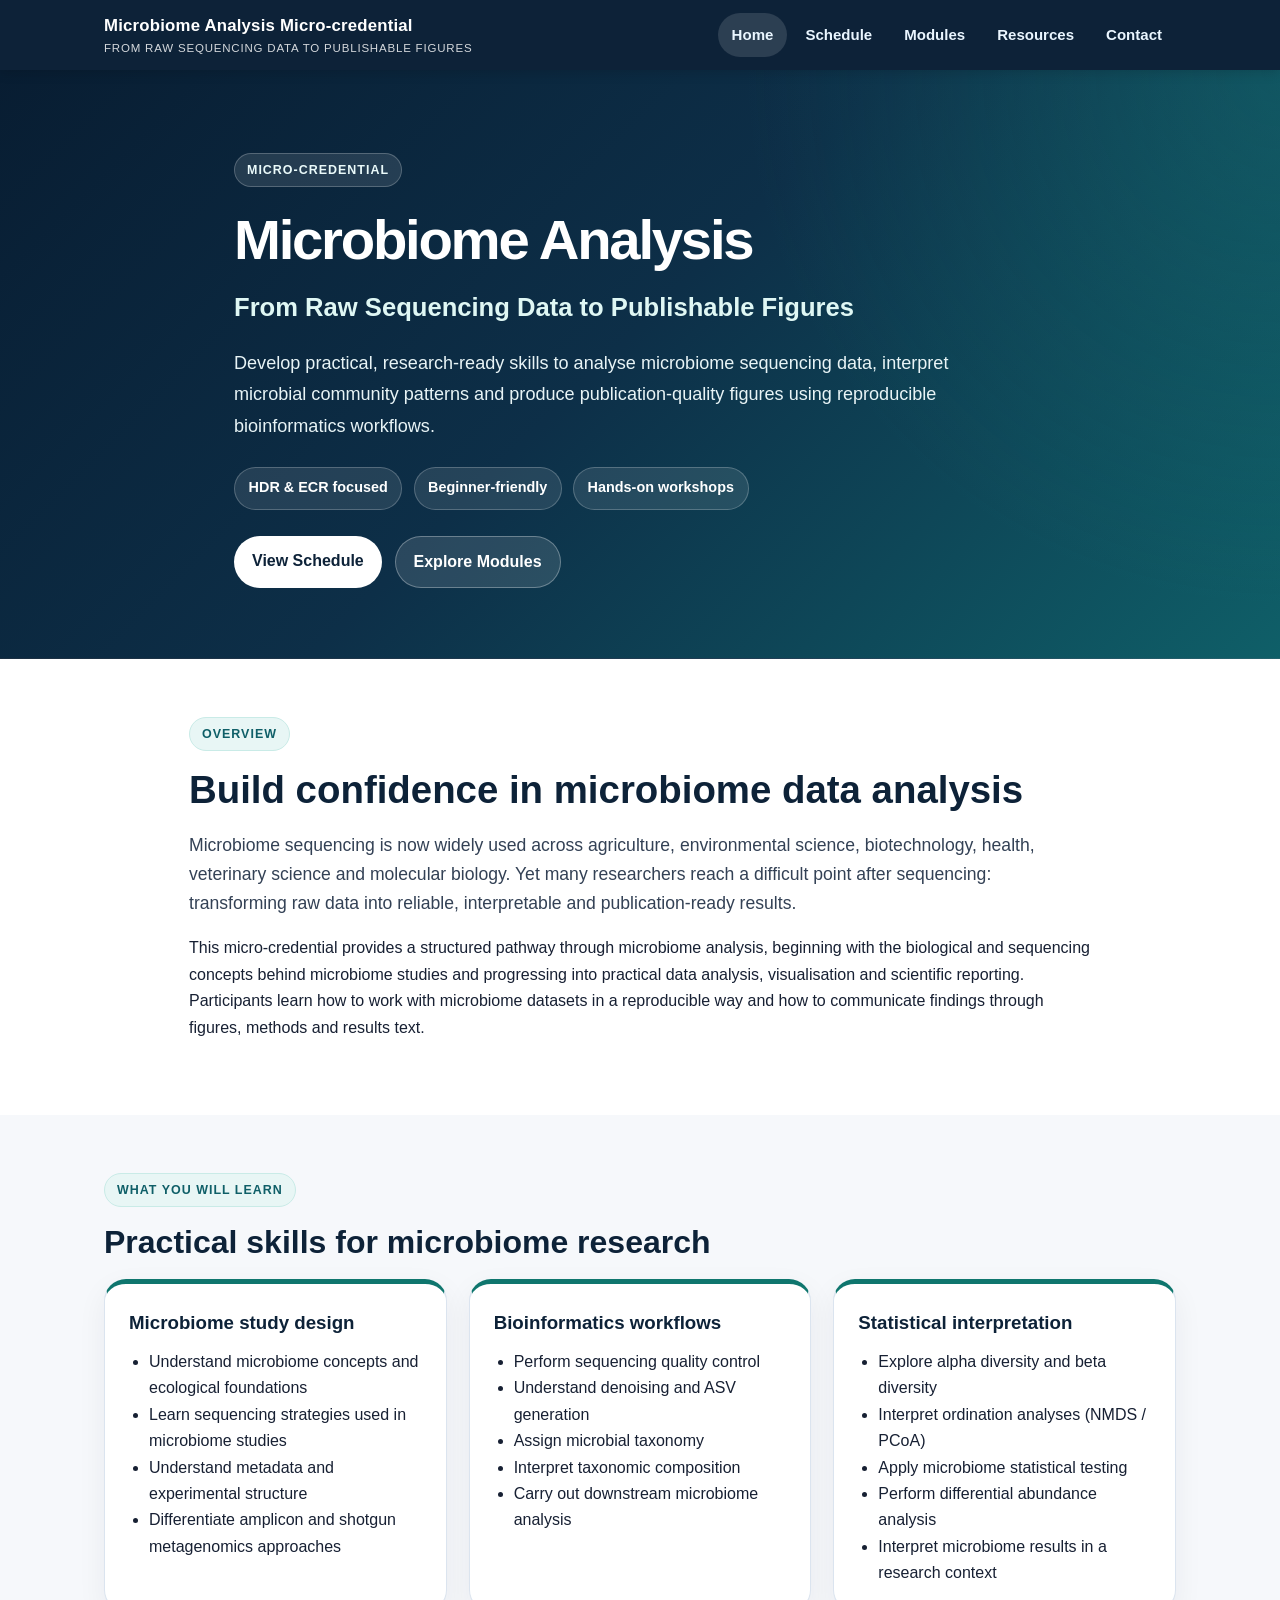
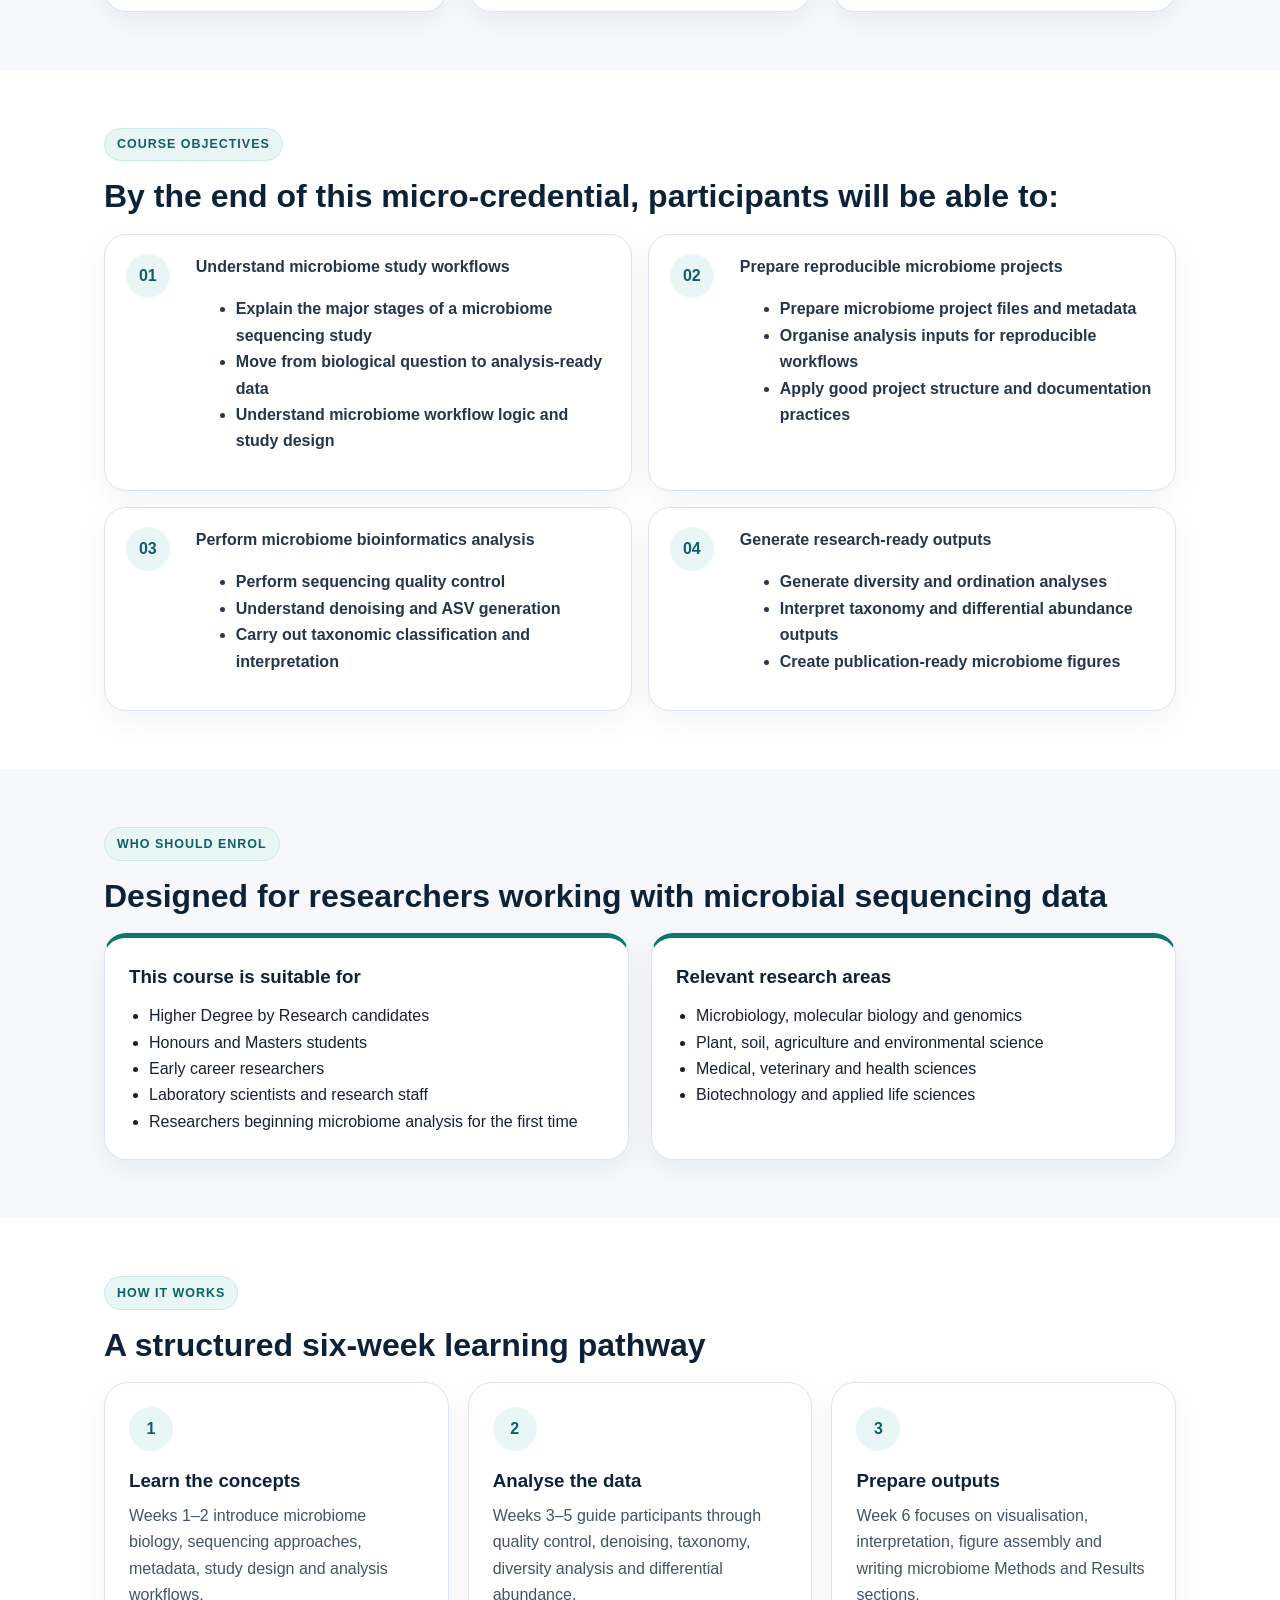
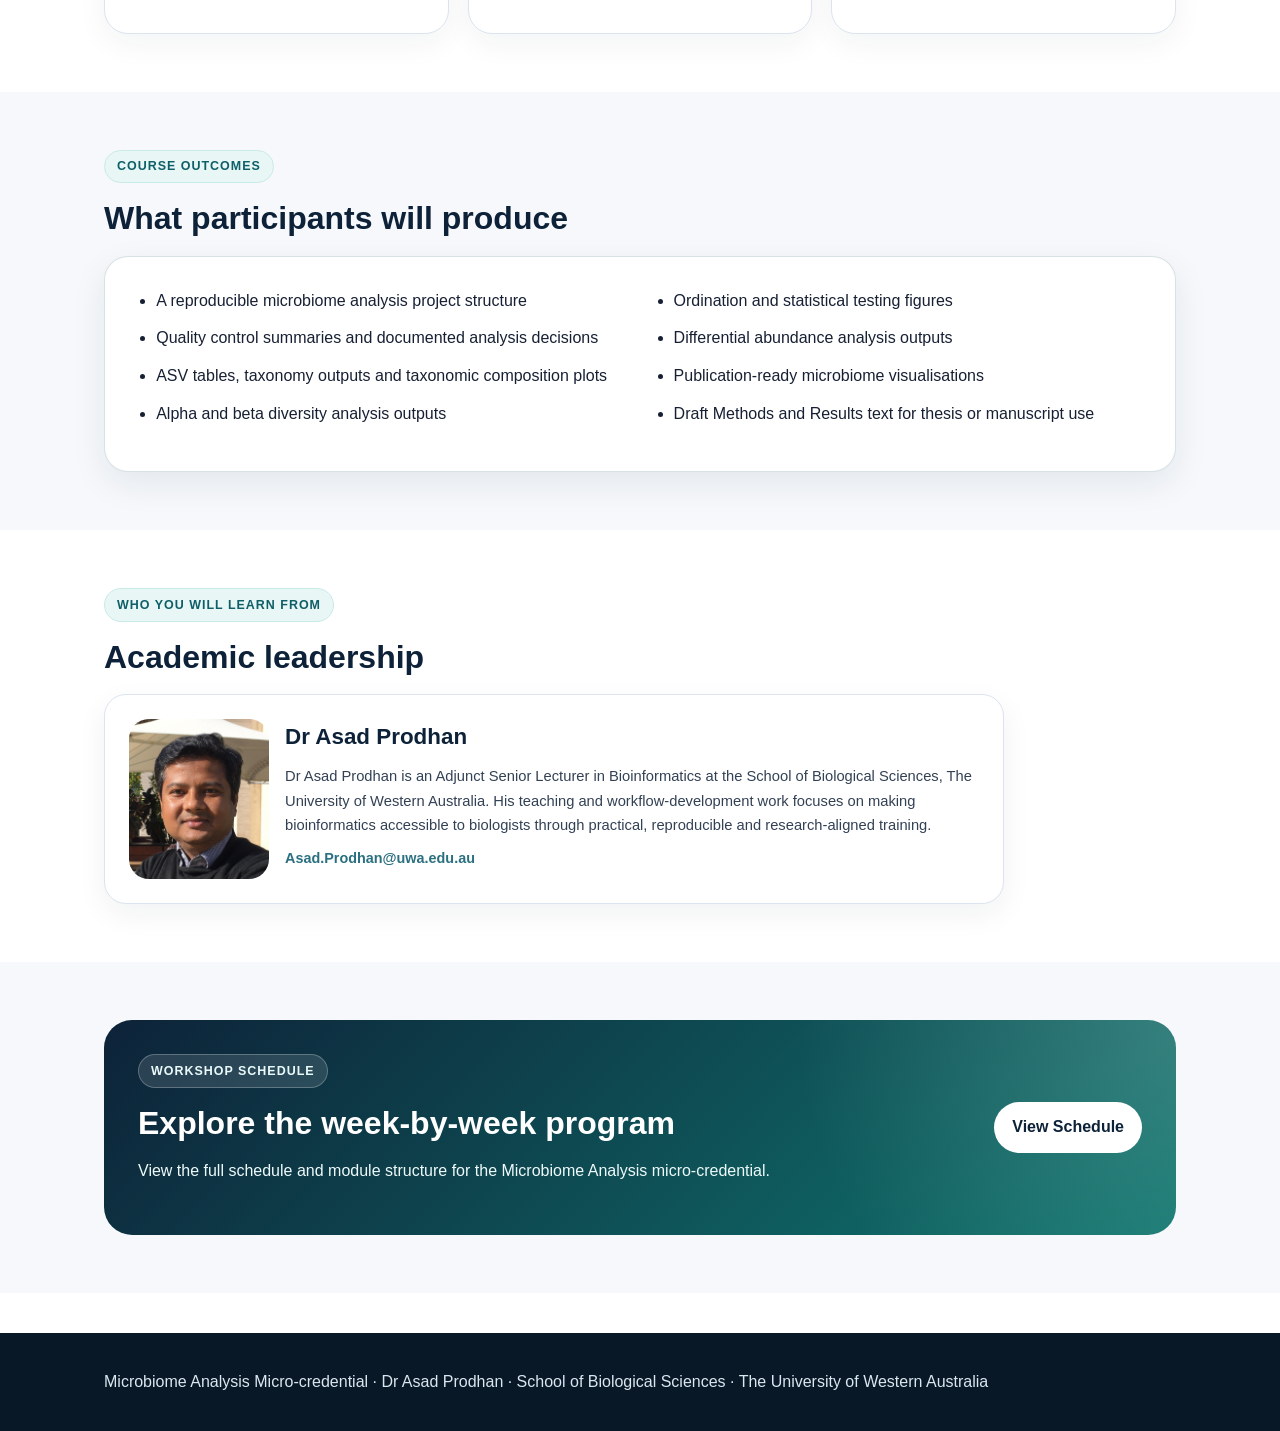
<file: index.html>
<!doctype html>
<html lang="en">
<head>
  <meta charset="utf-8">
  <meta name="viewport" content="width=device-width, initial-scale=1">
  <title>Microbiome Analysis Micro-credential</title>
  <link rel="stylesheet" href="assets/css/style.css">
</head>

<body>
<header class="topbar">
  <div class="container nav">
    <a class="brand" href="index.html">
      Microbiome Analysis Micro-credential
      <span>From raw sequencing data to publishable figures</span>
    </a>

    <nav class="menu">
      <a class="active" href="index.html">Home</a>
      <a href="schedule.html">Schedule</a>
      <a href="modules.html">Modules</a>
      <a href="resources.html">Resources</a>
      <a href="contact.html">Contact</a>
    </nav>
  </div>
</header>

<main>

  <section class="premium-hero">
    <div class="container premium-hero-copy centered-hero">

      <div class="premium-hero-copy">
        <div class="program-label">Micro-credential</div>

        <h1>Microbiome Analysis</h1>

        <p class="hero-subtitle">From Raw Sequencing Data to Publishable Figures</p>

        <p class="hero-summary">
          Develop practical, research-ready skills to analyse microbiome sequencing data,
          interpret microbial community patterns and produce publication-quality figures
          using reproducible bioinformatics workflows.
        </p>

        <div class="hero-facts">
          <span>HDR &amp; ECR focused</span>
          <span>Beginner-friendly</span>
          <span>Hands-on workshops</span>
        </div>

        <div class="hero-actions">
          <a class="button" href="schedule.html">View Schedule</a>
          <a class="button secondary-button" href="modules.html">Explore Modules</a>
        </div>


    </div>
  </section>

  <section class="section">
    <div class="container landing">
      <span class="section-label">Overview</span>
      <h2>Build confidence in microbiome data analysis</h2>

      <p class="lead">
        Microbiome sequencing is now widely used across agriculture, environmental science,
        biotechnology, health, veterinary science and molecular biology. Yet many researchers
        reach a difficult point after sequencing: transforming raw data into reliable,
        interpretable and publication-ready results.
      </p>

      <p>
        This micro-credential provides a structured pathway through microbiome analysis,
        beginning with the biological and sequencing concepts behind microbiome studies
        and progressing into practical data analysis, visualisation and scientific reporting.
        Participants learn how to work with microbiome datasets in a reproducible way and
        how to communicate findings through figures, methods and results text.
      </p>
    </div>
  </section>

  <section class="section alt">
    <div class="container">
      <span class="section-label">What you will learn</span>
      <h2>Practical skills for microbiome research</h2>

      <div class="grid three">
        <div class="card premium-card">
          <h3>Microbiome study design</h3>
          <ul>
            <li>Understand microbiome concepts and ecological foundations</li>
            <li>Learn sequencing strategies used in microbiome studies</li>
            <li>Understand metadata and experimental structure</li>
            <li>Differentiate amplicon and shotgun metagenomics approaches</li>
          </ul>

        </div>

        <div class="card premium-card">
          <h3>Bioinformatics workflows</h3>

          <ul>
            <li>Perform sequencing quality control</li>
            <li>Understand denoising and ASV generation</li>
            <li>Assign microbial taxonomy</li>
            <li>Interpret taxonomic composition</li>
            <li>Carry out downstream microbiome analysis</li>
          </ul>
        </div>

        <div class="card premium-card">
          <h3>Statistical interpretation</h3>
          <ul>
            <li>Explore alpha diversity and beta diversity</li>
            <li>Interpret ordination analyses (NMDS / PCoA)</li>
            <li>Apply microbiome statistical testing</li>
            <li>Perform differential abundance analysis</li>
            <li>Interpret microbiome results in a research context</li>
          </ul>
        </div>
      </div>
    </div>
  </section>

  <section class="section">
    <div class="container">
      <span class="section-label">Course objectives</span>
      <h2>By the end of this micro-credential, participants will be able to:</h2>

      <div class="objective-grid">

  <div class="objective-item">
    <span>01</span>

    <div>
      <strong>Understand microbiome study workflows</strong>

      <ul>
        <li>Explain the major stages of a microbiome sequencing study</li>
        <li>Move from biological question to analysis-ready data</li>
        <li>Understand microbiome workflow logic and study design</li>
      </ul>
    </div>
  </div>

  <div class="objective-item">
    <span>02</span>

    <div>
      <strong>Prepare reproducible microbiome projects</strong>

      <ul>
        <li>Prepare microbiome project files and metadata</li>
        <li>Organise analysis inputs for reproducible workflows</li>
        <li>Apply good project structure and documentation practices</li>
      </ul>
    </div>
  </div>

  <div class="objective-item">
    <span>03</span>

    <div>
      <strong>Perform microbiome bioinformatics analysis</strong>

      <ul>
        <li>Perform sequencing quality control</li>
        <li>Understand denoising and ASV generation</li>
        <li>Carry out taxonomic classification and interpretation</li>
      </ul>
    </div>
  </div>

  <div class="objective-item">
    <span>04</span>

    <div>
      <strong>Generate research-ready outputs</strong>

      <ul>
        <li>Generate diversity and ordination analyses</li>
        <li>Interpret taxonomy and differential abundance outputs</li>
        <li>Create publication-ready microbiome figures</li>
      </ul>
    </div>
  </div>

</div>

    </div>
  </section>

  <section class="section alt">
    <div class="container">
      <span class="section-label">Who should enrol</span>
      <h2>Designed for researchers working with microbial sequencing data</h2>

      <div class="grid two">
        <div class="card premium-card">
          <h3>This course is suitable for</h3>
          <ul>
            <li>Higher Degree by Research candidates</li>
            <li>Honours and Masters students</li>
            <li>Early career researchers</li>
            <li>Laboratory scientists and research staff</li>
            <li>Researchers beginning microbiome analysis for the first time</li>
          </ul>
        </div>

        <div class="card premium-card">
          <h3>Relevant research areas</h3>
          <ul>
            <li>Microbiology, molecular biology and genomics</li>
            <li>Plant, soil, agriculture and environmental science</li>
            <li>Medical, veterinary and health sciences</li>
            <li>Biotechnology and applied life sciences</li>
          </ul>
        </div>
      </div>
    </div>
  </section>

  <section class="section">
    <div class="container">
      <span class="section-label">How it works</span>
      <h2>A structured six-week learning pathway</h2>

      <div class="process-row">
        <div class="process-step">
          <span>1</span>
          <h3>Learn the concepts</h3>
          <p>
            Weeks 1–2 introduce microbiome biology, sequencing approaches,
            metadata, study design and analysis workflows.
          </p>
        </div>

        <div class="process-step">
          <span>2</span>
          <h3>Analyse the data</h3>
          <p>
            Weeks 3–5 guide participants through quality control, denoising,
            taxonomy, diversity analysis and differential abundance.
          </p>
        </div>

        <div class="process-step">
          <span>3</span>
          <h3>Prepare outputs</h3>
          <p>
            Week 6 focuses on visualisation, interpretation, figure assembly
            and writing microbiome Methods and Results sections.
          </p>
        </div>
      </div>
    </div>
  </section>

  <section class="section alt">
    <div class="container">
      <span class="section-label">Course outcomes</span>
      <h2>What participants will produce</h2>

      <div class="outcomes-box">
        <ul>
          <li>A reproducible microbiome analysis project structure</li>
          <li>Quality control summaries and documented analysis decisions</li>
          <li>ASV tables, taxonomy outputs and taxonomic composition plots</li>
          <li>Alpha and beta diversity analysis outputs</li>
          <li>Ordination and statistical testing figures</li>
          <li>Differential abundance analysis outputs</li>
          <li>Publication-ready microbiome visualisations</li>
          <li>Draft Methods and Results text for thesis or manuscript use</li>
        </ul>
      </div>
    </div>
  </section>

  <section class="section">
    <div class="container">
      <span class="section-label">Who you will learn from</span>
      <h2>Academic leadership</h2>

      <div class="card instructor-card">
        <div class="lead-profile">
          <img src="assets/img/AsadProdhan.jpg" alt="Dr Asad Prodhan">
          <div>
            <h3>Dr Asad Prodhan</h3>
            <p>
              Dr Asad Prodhan is an Adjunct Senior Lecturer in Bioinformatics
              at the School of Biological Sciences, The University of Western Australia.
              His teaching and workflow-development work focuses on making bioinformatics
              accessible to biologists through practical, reproducible and research-aligned training.
            </p>
            <a href="mailto:Asad.Prodhan@uwa.edu.au">Asad.Prodhan@uwa.edu.au</a>
          </div>
        </div>
      </div>
    </div>
  </section>

  <section class="section alt">
    <div class="container">
      <div class="cta premium-cta">
        <div>
          <span class="section-label light">Workshop schedule</span>
          <h2>Explore the week-by-week program</h2>
          <p>
            View the full schedule and module structure for the Microbiome Analysis micro-credential.
          </p>
        </div>
        <a class="button" href="schedule.html">View Schedule</a>
      </div>
    </div>
  </section>

</main>

<footer class="footer">
  <div class="container">
    Microbiome Analysis Micro-credential · Dr Asad Prodhan · School of Biological Sciences · The University of Western Australia
  </div>
</footer>

</body>
</html>
</file>
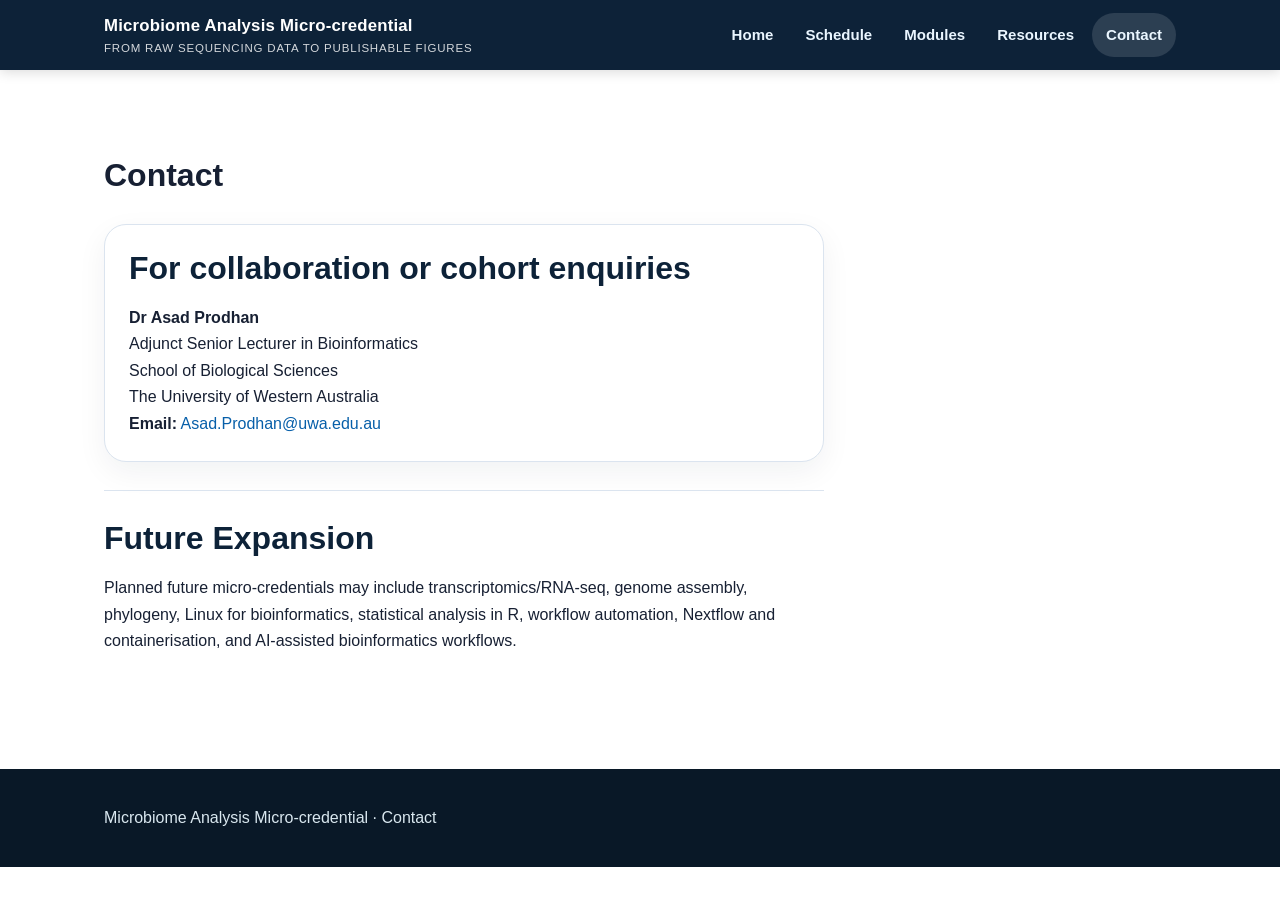
<file: contact.html>
<!doctype html>
<html lang="en">
<head>
<meta charset="utf-8">
<meta name="viewport" content="width=device-width,initial-scale=1">
<title>Schedule · Microbiome Analysis Micro-credential</title>
<link rel="stylesheet" href="assets/css/style.css">
</head>

<body>

<header class="topbar">
  <div class="container nav">

    <a class="brand" href="index.html">
      Microbiome Analysis Micro-credential
      <span>From raw sequencing data to publishable figures</span>
    </a>

    <nav class="menu">
      <a href="index.html">Home</a>
      <a href="schedule.html">Schedule</a>
      <a href="modules.html">Modules</a>
      <a href="resources.html">Resources</a>
      <a class="active" href="contact.html">Contact</a>
    </nav>

  </div>
</header>

<main class="section">

  <div class="container">

    <h1>Contact</h1>

    <div class="contact-box">

      <div class="card">
        <h2>For collaboration or cohort enquiries</h2>

        <p>
          <strong>Dr Asad Prodhan</strong><br>
          Adjunct Senior Lecturer in Bioinformatics<br>
          School of Biological Sciences<br>
          The University of Western Australia
        </p>

        <p>
          <strong>Email:</strong>
          <a href="mailto:Asad.Prodhan@uwa.edu.au">
            Asad.Prodhan@uwa.edu.au
          </a>
        </p>
      </div>

      <div class="rule"></div>

      <h2>Future Expansion</h2>

      <p>
        Planned future micro-credentials may include transcriptomics/RNA-seq,
        genome assembly, phylogeny, Linux for bioinformatics, statistical
        analysis in R, workflow automation, Nextflow and containerisation,
        and AI-assisted bioinformatics workflows.
      </p>

    </div>

  </div>

</main>


<footer class="footer"><div class="container">Microbiome Analysis Micro-credential · Contact</div></footer></body></html>
</file>
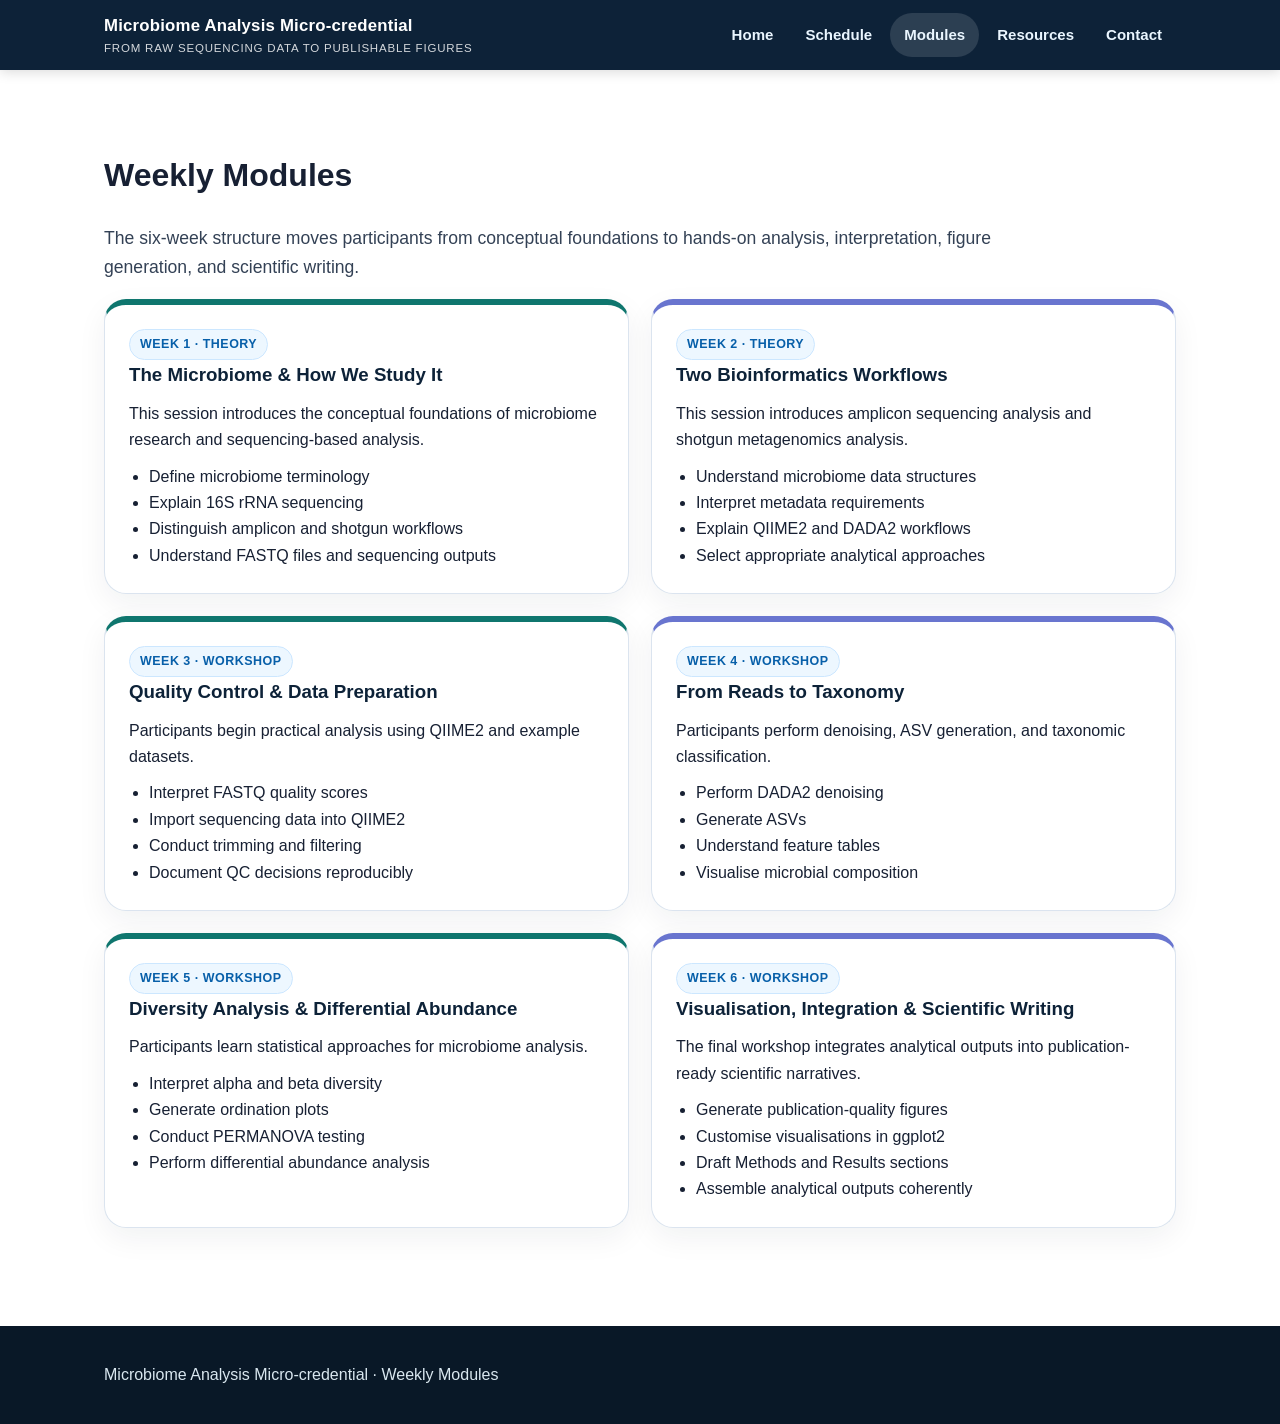
<file: modules.html>
<!doctype html><html lang="en"><head><meta charset="utf-8"><meta name="viewport" content="width=device-width,initial-scale=1"><title>Modules · BCRTI Microbiome Analysis</title><link rel="stylesheet" href="assets/css/style.css"></head><body>
<header class="topbar">
  <div class="container nav">

    <a class="brand" href="index.html">
      Microbiome Analysis Micro-credential
      <span>From raw sequencing data to publishable figures</span>
    </a>

    <nav class="menu">
      <a href="index.html">Home</a>
      <a href="schedule.html">Schedule</a>
      <a class="active" href="modules.html">Modules</a>
      <a href="resources.html">Resources</a>
      <a href="contact.html">Contact</a>
    </nav>

  </div>
</header>
<main class="section"><div class="container"><h1>Weekly Modules</h1><p class="lead">The six-week structure moves participants from conceptual foundations to hands-on analysis, interpretation, figure generation, and scientific writing.</p><div class="grid two">
<div class="card module-card"><span class="badge">Week 1 · Theory</span><h3>The Microbiome & How We Study It</h3><p>This session introduces the conceptual foundations of microbiome research and sequencing-based analysis.</p><ul><li>Define microbiome terminology</li><li>Explain 16S rRNA sequencing</li><li>Distinguish amplicon and shotgun workflows</li><li>Understand FASTQ files and sequencing outputs</li></ul></div>
<div class="card module-card"><span class="badge">Week 2 · Theory</span><h3>Two Bioinformatics Workflows</h3><p>This session introduces amplicon sequencing analysis and shotgun metagenomics analysis.</p><ul><li>Understand microbiome data structures</li><li>Interpret metadata requirements</li><li>Explain QIIME2 and DADA2 workflows</li><li>Select appropriate analytical approaches</li></ul></div>
<div class="card module-card"><span class="badge">Week 3 · Workshop</span><h3>Quality Control & Data Preparation</h3><p>Participants begin practical analysis using QIIME2 and example datasets.</p><ul><li>Interpret FASTQ quality scores</li><li>Import sequencing data into QIIME2</li><li>Conduct trimming and filtering</li><li>Document QC decisions reproducibly</li></ul></div>
<div class="card module-card"><span class="badge">Week 4 · Workshop</span><h3>From Reads to Taxonomy</h3><p>Participants perform denoising, ASV generation, and taxonomic classification.</p><ul><li>Perform DADA2 denoising</li><li>Generate ASVs</li><li>Understand feature tables</li><li>Visualise microbial composition</li></ul></div>
<div class="card module-card"><span class="badge">Week 5 · Workshop</span><h3>Diversity Analysis & Differential Abundance</h3><p>Participants learn statistical approaches for microbiome analysis.</p><ul><li>Interpret alpha and beta diversity</li><li>Generate ordination plots</li><li>Conduct PERMANOVA testing</li><li>Perform differential abundance analysis</li></ul></div>
<div class="card module-card"><span class="badge">Week 6 · Workshop</span><h3>Visualisation, Integration & Scientific Writing</h3><p>The final workshop integrates analytical outputs into publication-ready scientific narratives.</p><ul><li>Generate publication-quality figures</li><li>Customise visualisations in ggplot2</li><li>Draft Methods and Results sections</li><li>Assemble analytical outputs coherently</li></ul></div>
</div></div></main><footer class="footer"><div class="container">Microbiome Analysis Micro-credential · Weekly Modules</div></footer></body></html>
</file>
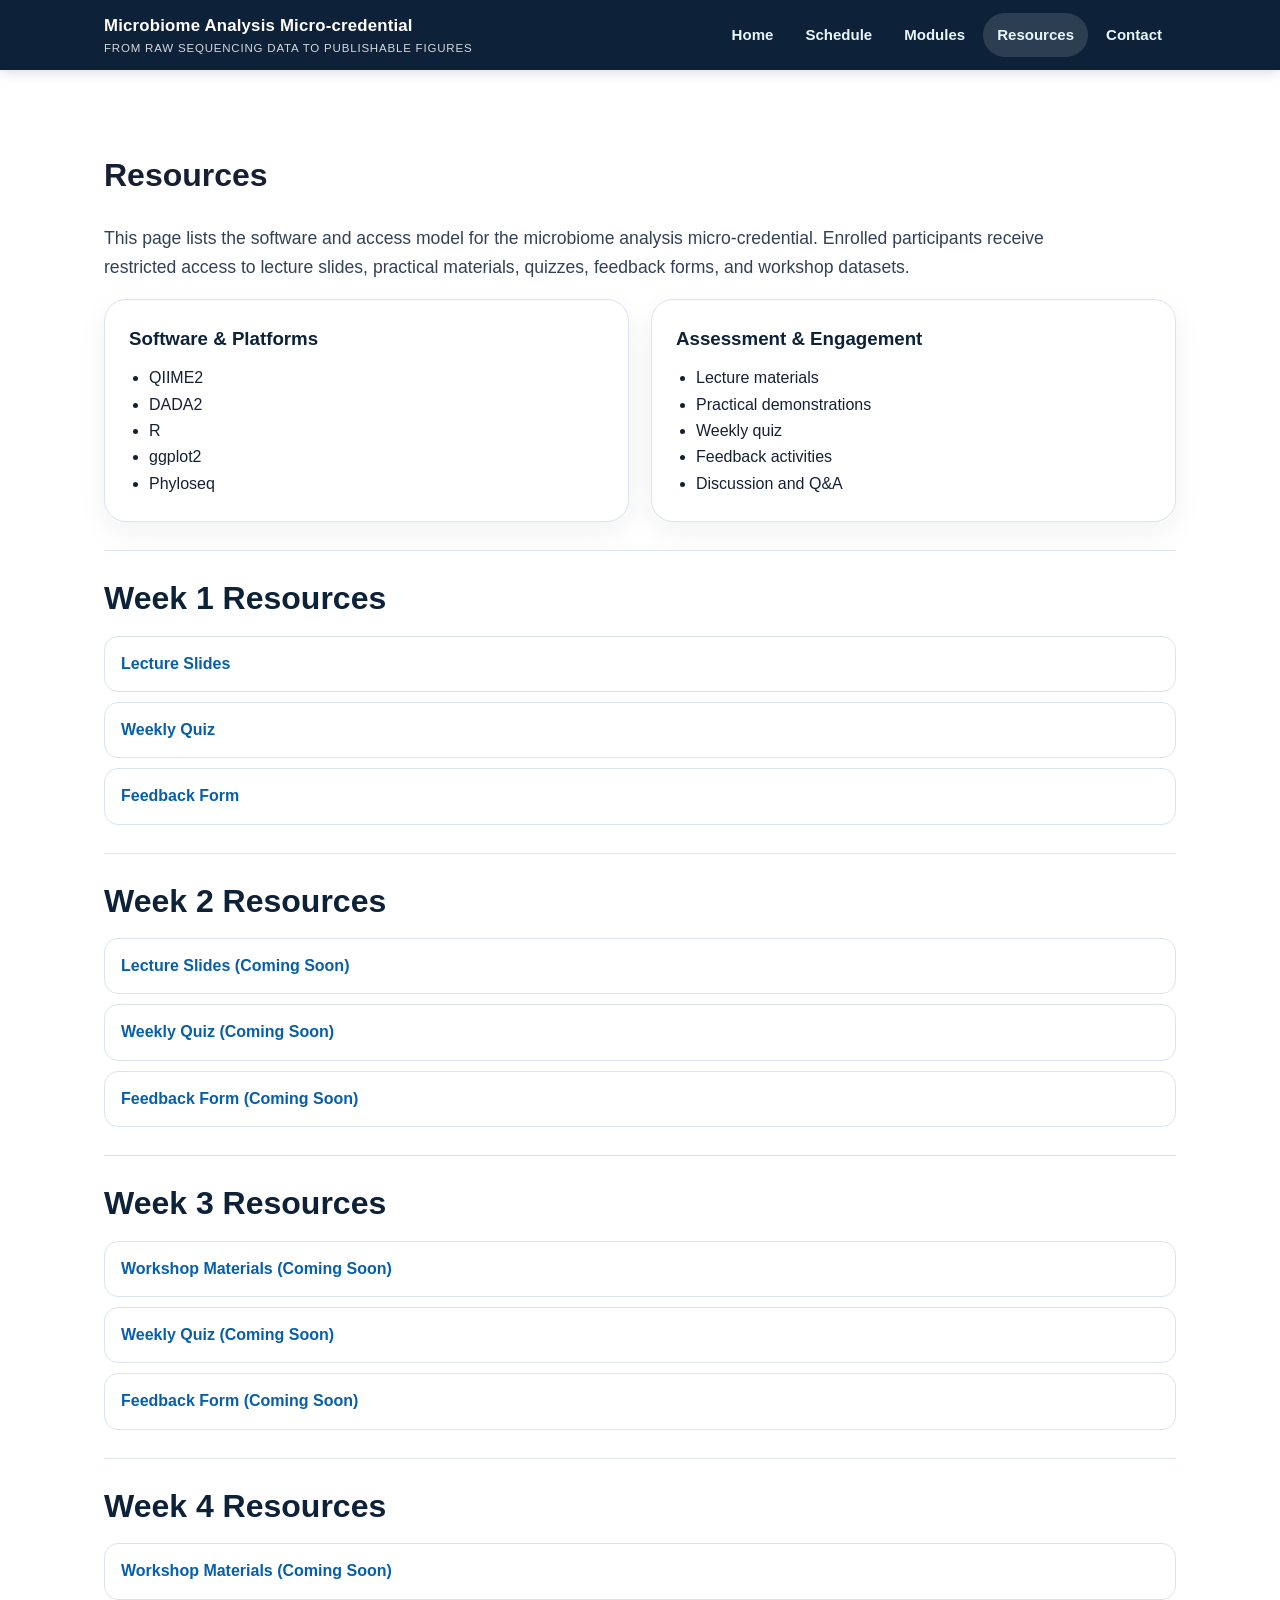
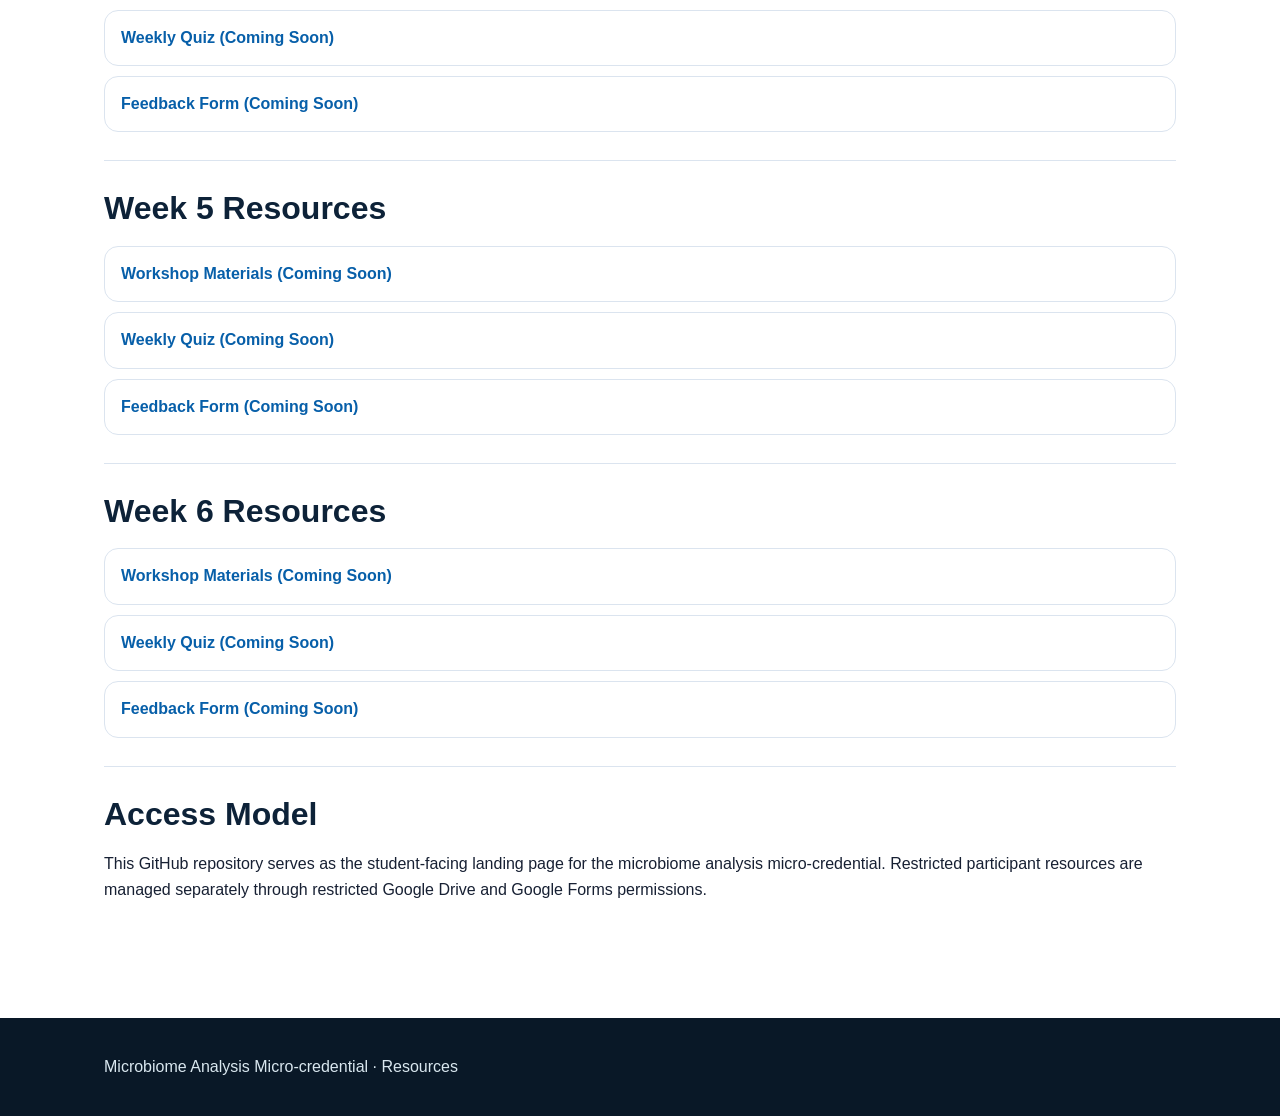
<file: resources.html>
<!doctype html>
<html lang="en">
<head>
<meta charset="utf-8">
<meta name="viewport" content="width=device-width,initial-scale=1">
<title>Schedule · Microbiome Analysis Micro-credential</title>
<link rel="stylesheet" href="assets/css/style.css">
</head>

<body>

<header class="topbar">
  <div class="container nav">

    <a class="brand" href="index.html">
      Microbiome Analysis Micro-credential
      <span>From raw sequencing data to publishable figures</span>
    </a>

    <nav class="menu">
      <a href="index.html">Home</a>
      <a href="schedule.html">Schedule</a>
      <a href="modules.html">Modules</a>
      <a class="active" href="resources.html">Resources</a>
      <a href="contact.html">Contact</a>
    </nav>

  </div>
</header>

<main class="section">

  <div class="container">

    <h1>Resources</h1>

    <p class="lead">
      This page lists the software and access model for the microbiome
      analysis micro-credential. Enrolled participants receive restricted
      access to lecture slides, practical materials, quizzes, feedback forms,
      and workshop datasets.
    </p>

    <div class="grid two">

      <div class="card">
        <h3>Software & Platforms</h3>

        <ul>
          <li>QIIME2</li>
          <li>DADA2</li>
          <li>R</li>
          <li>ggplot2</li>
          <li>Phyloseq</li>
        </ul>
      </div>

      <div class="card">
        <h3>Assessment & Engagement</h3>

        <ul>
          <li>Lecture materials</li>
          <li>Practical demonstrations</li>
          <li>Weekly quiz</li>
          <li>Feedback activities</li>
          <li>Discussion and Q&amp;A</li>
        </ul>
      </div>

    </div>

    <div class="rule"></div>

    <h2>Week 1 Resources</h2>

    <a class="resource-link"
       href="https://docs.google.com/presentation/d/1YBUrILJYpdou8WipnYIBXvjD92qBAtcL/edit?usp=sharing&ouid=115919056377396845025&rtpof=true&sd=true">
      Lecture Slides
    </a>

    <a class="resource-link"
       href="https://forms.gle/P9zGioviCkMkE5TDA">
      Weekly Quiz
    </a>

    <a class="resource-link"
       href="https://forms.gle/kK7D5fsgqgYmUbwM9">
      Feedback Form
    </a>

    <div class="rule"></div>

    <h2>Week 2 Resources</h2>

    <a class="resource-link" href="#">
      Lecture Slides (Coming Soon)
    </a>

    <a class="resource-link" href="#">
      Weekly Quiz (Coming Soon)
    </a>

    <a class="resource-link" href="#">
      Feedback Form (Coming Soon)
    </a>

    <div class="rule"></div>

    <h2>Week 3 Resources</h2>

    <a class="resource-link" href="#">
      Workshop Materials (Coming Soon)
    </a>

    <a class="resource-link" href="#">
      Weekly Quiz (Coming Soon)
    </a>

    <a class="resource-link" href="#">
      Feedback Form (Coming Soon)
    </a>

    <div class="rule"></div>

    <h2>Week 4 Resources</h2>

    <a class="resource-link" href="#">
      Workshop Materials (Coming Soon)
    </a>

    <a class="resource-link" href="#">
      Weekly Quiz (Coming Soon)
    </a>

    <a class="resource-link" href="#">
      Feedback Form (Coming Soon)
    </a>

    <div class="rule"></div>

    <h2>Week 5 Resources</h2>

    <a class="resource-link" href="#">
      Workshop Materials (Coming Soon)
    </a>

    <a class="resource-link" href="#">
      Weekly Quiz (Coming Soon)
    </a>

    <a class="resource-link" href="#">
      Feedback Form (Coming Soon)
    </a>

    <div class="rule"></div>

    <h2>Week 6 Resources</h2>

    <a class="resource-link" href="#">
      Workshop Materials (Coming Soon)
    </a>

    <a class="resource-link" href="#">
      Weekly Quiz (Coming Soon)
    </a>

    <a class="resource-link" href="#">
      Feedback Form (Coming Soon)
    </a>

    <div class="rule"></div>

    <h2>Access Model</h2>

    <p>
      This GitHub repository serves as the student-facing landing page for the
      microbiome analysis micro-credential. Restricted participant resources
      are managed separately through restricted Google Drive and Google Forms
      permissions.
    </p>

  </div>

</main>

<footer class="footer">
  <div class="container">
    Microbiome Analysis Micro-credential · Resources
  </div>
</footer>

</body>
</html>
</file>
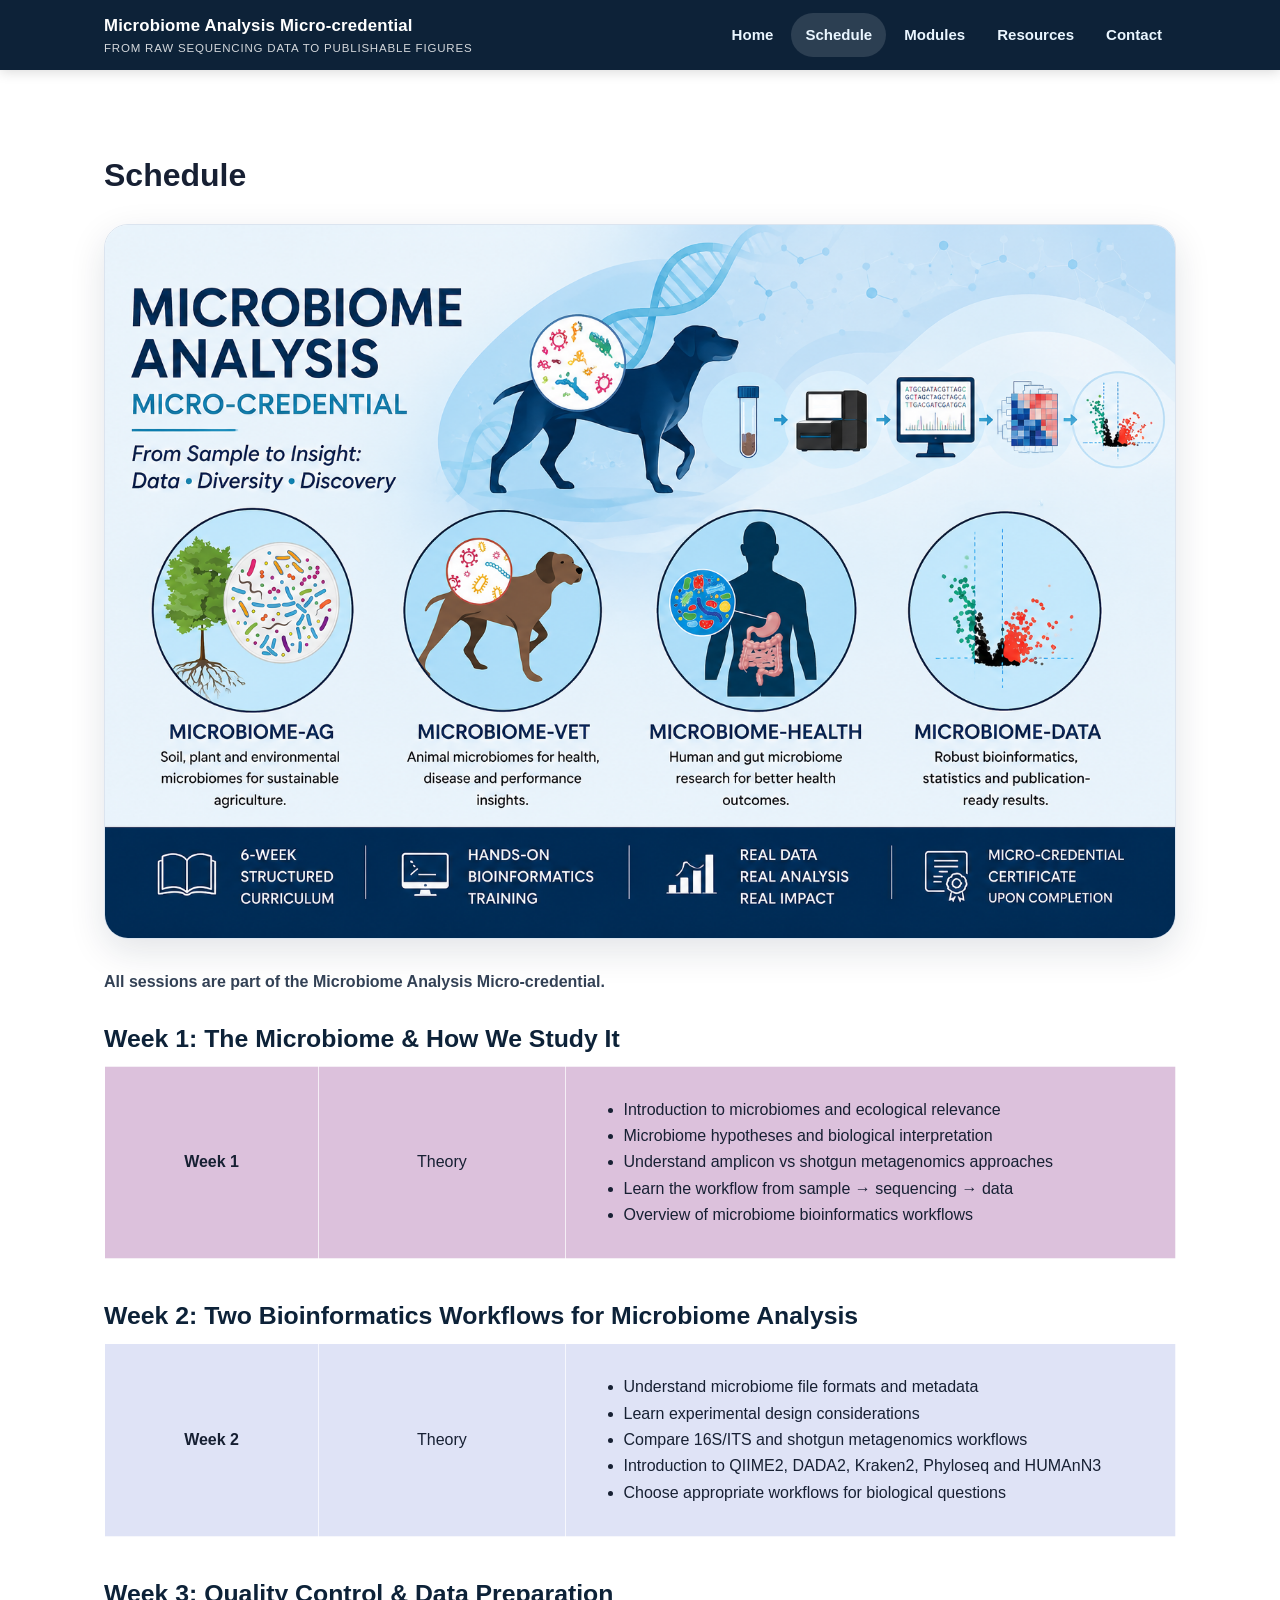
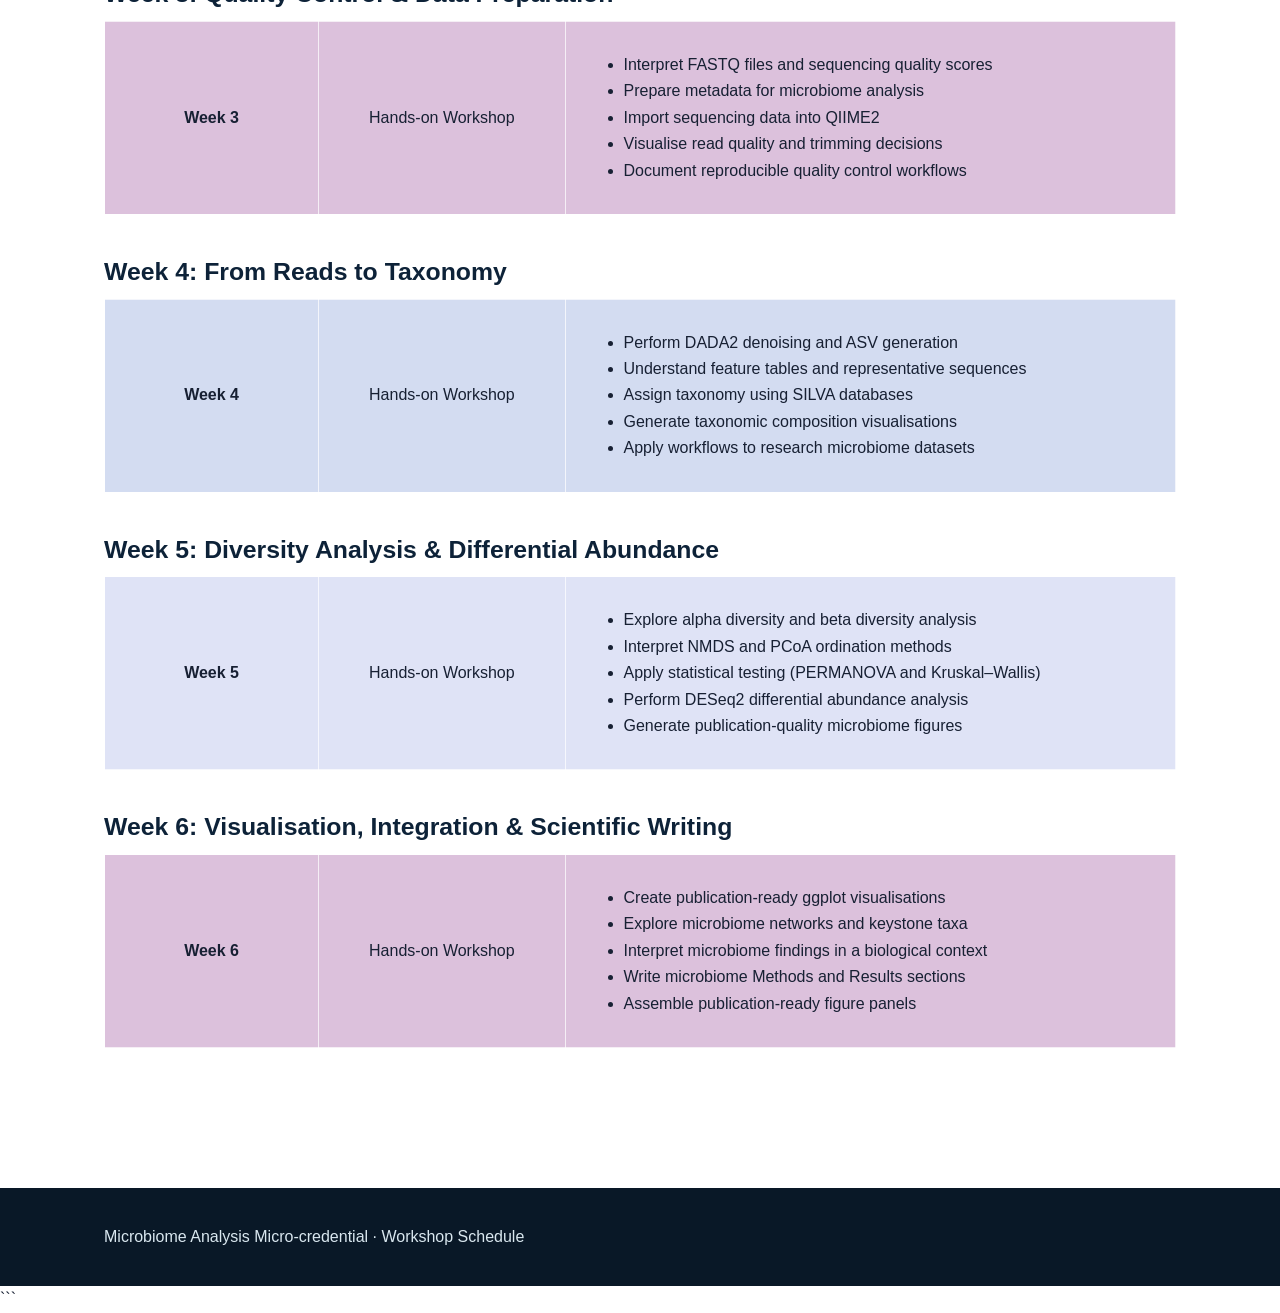
<file: schedule.html>
<!doctype html>
<html lang="en">
<head>
<meta charset="utf-8">
<meta name="viewport" content="width=device-width,initial-scale=1">
<title>Schedule · Microbiome Analysis Micro-credential</title>
<link rel="stylesheet" href="assets/css/style.css">
</head>

<body>

<header class="topbar">
  <div class="container nav">

    <a class="brand" href="index.html">
      Microbiome Analysis Micro-credential
      <span>From raw sequencing data to publishable figures</span>
    </a>

    <nav class="menu">
      <a href="index.html">Home</a>
      <a class="active" href="schedule.html">Schedule</a>
      <a href="modules.html">Modules</a>
      <a href="resources.html">Resources</a>
      <a href="contact.html">Contact</a>
    </nav>

  </div>
</header>
<main class="section">

  <div class="container">

    <h1>Schedule</h1>

    <img
      class="banner-img"
      src="assets/img/MicroBiome_Analysis_Micro-credential.png"
      alt="Microbiome training program"
    >

    <p class="workshop-note">
      All sessions are part of the Microbiome Analysis Micro-credential.
    </p>

    <!-- Week 1 -->
    <div class="schedule-block">
      <h2>Week 1: The Microbiome &amp; How We Study It</h2>

      <table class="schedule-table daily-schedule-std">
        <tr>
          <td>Week 1</td>
          <td>Theory</td>
          <td>
            <ul>
              <li>Introduction to microbiomes and ecological relevance</li>
              <li>Microbiome hypotheses and biological interpretation</li>
              <li>Understand amplicon vs shotgun metagenomics approaches</li>
              <li>Learn the workflow from sample → sequencing → data</li>
              <li>Overview of microbiome bioinformatics workflows</li>
            </ul>
          </td>
        </tr>
      </table>
    </div>

    <!-- Week 2 -->
    <div class="schedule-block">
      <h2>Week 2: Two Bioinformatics Workflows for Microbiome Analysis</h2>

      <table class="schedule-table daily-schedule-mon">
        <tr>
          <td>Week 2</td>
          <td>Theory</td>
          <td>
            <ul>
              <li>Understand microbiome file formats and metadata</li>
              <li>Learn experimental design considerations</li>
              <li>Compare 16S/ITS and shotgun metagenomics workflows</li>
              <li>Introduction to QIIME2, DADA2, Kraken2, Phyloseq and HUMAnN3</li>
              <li>Choose appropriate workflows for biological questions</li>
            </ul>
          </td>
        </tr>
      </table>
    </div>

    <!-- Week 3 -->
    <div class="schedule-block">
      <h2>Week 3: Quality Control &amp; Data Preparation</h2>

      <table class="schedule-table daily-schedule-std">
        <tr>
          <td>Week 3</td>
          <td>Hands-on Workshop</td>
          <td>
            <ul>
              <li>Interpret FASTQ files and sequencing quality scores</li>
              <li>Prepare metadata for microbiome analysis</li>
              <li>Import sequencing data into QIIME2</li>
              <li>Visualise read quality and trimming decisions</li>
              <li>Document reproducible quality control workflows</li>
            </ul>
          </td>
        </tr>
      </table>
    </div>

    <!-- Week 4 -->
    <div class="schedule-block">
      <h2>Week 4: From Reads to Taxonomy</h2>

      <table class="schedule-table daily-schedule-wed">
        <tr>
          <td>Week 4</td>
          <td>Hands-on Workshop</td>
          <td>
            <ul>
              <li>Perform DADA2 denoising and ASV generation</li>
              <li>Understand feature tables and representative sequences</li>
              <li>Assign taxonomy using SILVA databases</li>
              <li>Generate taxonomic composition visualisations</li>
              <li>Apply workflows to research microbiome datasets</li>
            </ul>
          </td>
        </tr>
      </table>
    </div>

    <!-- Week 5 -->
    <div class="schedule-block">
      <h2>Week 5: Diversity Analysis &amp; Differential Abundance</h2>

      <table class="schedule-table daily-schedule-mon">
        <tr>
          <td>Week 5</td>
          <td>Hands-on Workshop</td>
          <td>
            <ul>
              <li>Explore alpha diversity and beta diversity analysis</li>
              <li>Interpret NMDS and PCoA ordination methods</li>
              <li>Apply statistical testing (PERMANOVA and Kruskal–Wallis)</li>
              <li>Perform DESeq2 differential abundance analysis</li>
              <li>Generate publication-quality microbiome figures</li>
            </ul>
          </td>
        </tr>
      </table>
    </div>

    <!-- Week 6 -->
    <div class="schedule-block">
      <h2>Week 6: Visualisation, Integration &amp; Scientific Writing</h2>

      <table class="schedule-table daily-schedule-std">
        <tr>
          <td>Week 6</td>
          <td>Hands-on Workshop</td>
          <td>
            <ul>
              <li>Create publication-ready ggplot visualisations</li>
              <li>Explore microbiome networks and keystone taxa</li>
              <li>Interpret microbiome findings in a biological context</li>
              <li>Write microbiome Methods and Results sections</li>
              <li>Assemble publication-ready figure panels</li>
            </ul>
          </td>
        </tr>
      </table>
    </div>

  </div>

</main>

<footer class="footer">
  <div class="container">
    Microbiome Analysis Micro-credential · Workshop Schedule
  </div>
</footer>

</body>
</html>
```
</file>
<file: assets/css/style.css>
:root{
  --navy:#0d2238;
  --navy2:#153957;
  --teal:#0f766e;
  --teal2:#168b83;
  --aqua:#dff7f4;
  --mint:#edf8f5;
  --gold:#d7a84f;
  --ink:#172033;
  --muted:#5d6b7b;
  --line:#dbe4ef;
  --card:#ffffff;
  --soft:#f6f8fb;
  --purple:#dcc1dc;
  --blue:#dfe3f6;
  --blue2:#d3dcf1;
}

*{
  box-sizing:border-box;
}

html{
  scroll-behavior:smooth;
}

body{
  margin:0;
  font-family:Inter, Segoe UI, Roboto, Helvetica, Arial, sans-serif;
  color:var(--ink);
  background:#fff;
  line-height:1.65;
}

img{
  max-width:100%;
  height:auto;
}

a{
  color:#075fa9;
  text-decoration:none;
}

a:hover{
  text-decoration:underline;
}

.container{
  max-width:1120px;
  margin:0 auto;
  padding:0 24px;
}

/* Navigation */
.topbar{
  background:var(--navy);
  color:#fff;
  position:sticky;
  top:0;
  z-index:50;
  box-shadow:0 2px 12px rgba(0,0,0,.15);
}

.nav{
  display:flex;
  align-items:center;
  justify-content:space-between;
  min-height:70px;
  gap:20px;
}

.brand{
  font-weight:800;
  letter-spacing:.2px;
  color:#fff;
  font-size:1.05rem;
}

.brand:hover{
  text-decoration:none;
}

.brand span{
  display:block;
  font-size:.72rem;
  font-weight:500;
  opacity:.82;
  letter-spacing:.8px;
  text-transform:uppercase;
}

.menu{
  display:flex;
  gap:4px;
  flex-wrap:wrap;
  justify-content:flex-end;
}

.menu a{
  color:#eaf6ff;
  padding:10px 14px;
  border-radius:999px;
  font-weight:650;
  font-size:.94rem;
}

.menu a:hover,
.menu a.active{
  background:rgba(255,255,255,.13);
  text-decoration:none;
}

/* Premium homepage hero */
.premium-hero{
  background:
    radial-gradient(circle at top right, rgba(26,138,132,.28), transparent 38%),
    linear-gradient(135deg, #081d32 0%, #0d2f48 48%, #0f5f68 100%);
  color:#fff;
  padding:5.2rem 0 4.4rem;
  border-bottom:1px solid rgba(255,255,255,.08);
}

.premium-hero-grid{
  display:grid;
  grid-template-columns:minmax(0,1.25fr) 420px;
  gap:4rem;
  align-items:center;
}

.premium-hero-copy{
  max-width:760px;
}

.program-label,
.section-label{
  display:inline-flex;
  align-items:center;
  width:max-content;
  max-width:100%;
  text-transform:uppercase;
  letter-spacing:.08em;
  font-weight:800;
  font-size:.78rem;
  color:#0f5f68;
  background:#e8f6f5;
  border:1px solid #c9ebe7;
  border-radius:999px;
  padding:.35rem .75rem;
  margin-bottom:1rem;
}

.program-label{
  color:#eafafa;
  background:rgba(255,255,255,.11);
  border-color:rgba(255,255,255,.22);
}

.section-label.light{
  color:#eafafa;
  background:rgba(255,255,255,.12);
  border-color:rgba(255,255,255,.25);
}

.premium-hero h1{
  color:#fff;
  font-size:clamp(2.35rem,4.4vw,4.5rem);
  line-height:1.04;
  margin:.5rem 0 1rem;
  letter-spacing:-.04em;
}

.hero-subtitle{
  font-size:clamp(1.2rem,2vw,1.65rem);
  color:#dff7f4;
  font-weight:800;
  margin:0 0 1.25rem;
}

.hero-summary{
  color:#e8f4f6;
  font-size:1.13rem;
  line-height:1.75;
  max-width:700px;
  margin-bottom:1.5rem;
}

.hero-facts{
  display:flex;
  flex-wrap:wrap;
  gap:.7rem;
}

.hero-facts span{
  background:rgba(255,255,255,.1);
  border:1px solid rgba(255,255,255,.22);
  color:#fff;
  border-radius:999px;
  padding:.55rem .85rem;
  font-weight:800;
  font-size:.9rem;
}

.hero-actions{
  display:flex;
  flex-wrap:wrap;
  gap:.8rem;
  margin-top:1.6rem;
}

/* Lead / course snapshot panel */
.premium-lead-panel{
  background:rgba(255,255,255,.96);
  color:var(--ink);
  border-radius:30px;
  padding:1.4rem;
  box-shadow:0 24px 65px rgba(0,0,0,.28);
  border:1px solid rgba(255,255,255,.65);
}

.program-panel{
  margin-top:1.2rem;
  padding-top:1.1rem;
  border-top:1px solid var(--line);
}

.program-panel h3{
  color:var(--navy);
  margin:0 0 .55rem;
  font-size:1rem;
}

.program-panel ul{
  margin:0;
  padding-left:1.1rem;
  color:#26364a;
  font-size:.94rem;
  line-height:1.6;
}

.top-panel{
  margin-top:0;
  padding-top:0;
  border-top:0;
  margin-bottom:1.2rem;
  padding-bottom:1.1rem;
  border-bottom:1px solid var(--line);
}

.lead-profile{
  display:grid;
  grid-template-columns:118px 1fr;
  gap:1rem;
  align-items:start;
}

.lead-profile img{
  width:118px;
  height:138px;
  object-fit:cover;
  object-position:center top;
  border-radius:20px;
}

.panel-kicker{
  display:block;
  color:#0f5f68;
  font-weight:900;
  font-size:.76rem;
  text-transform:uppercase;
  letter-spacing:.07em;
  margin-bottom:.25rem;
}

.lead-profile h2{
  color:var(--navy);
  font-size:1.25rem;
  line-height:1.15;
  margin:0 0 .45rem;
}

.lead-profile p{
  margin:0 0 .45rem;
  font-size:.92rem;
  line-height:1.45;
  color:#26364a;
}

.lead-profile a{
  color:#2a7080;
  font-weight:800;
  font-size:.9rem;
}

.compact-lead{
  border-top:0;
}

/* General sections */
.section{
  padding:58px 0;
}

.section.alt{
  background:var(--soft);
}

.section h2{
  font-size:2rem;
  line-height:1.2;
  margin:0 0 18px;
  color:var(--navy);
}

.lead{
  font-size:1.1rem;
  color:#334155;
  max-width:940px;
}

.landing{
  max-width:950px;
}

.landing h2{
  font-size:2.4rem;
  margin-bottom:1rem;
}

.rule{
  height:1px;
  background:var(--line);
  margin:28px 0;
}

/* Cards and grids */
.grid{
  display:grid;
  gap:22px;
}

.grid.three{
  grid-template-columns:repeat(3,1fr);
}

.grid.two{
  grid-template-columns:repeat(2,1fr);
}

.card{
  background:var(--card);
  border:1px solid var(--line);
  border-radius:22px;
  padding:24px;
  box-shadow:0 10px 30px rgba(13,34,56,.06);
}

.card h3{
  margin:0 0 10px;
  color:var(--navy);
}

.card p{
  margin:0;
}

.card ul{
  margin:10px 0 0 20px;
  padding:0;
}

.premium-card{
  border-top:5px solid var(--teal);
}

.badge{
  display:inline-block;
  background:#edf7ff;
  color:#075fa9;
  border:1px solid #cce7ff;
  padding:4px 10px;
  border-radius:999px;
  font-size:.78rem;
  font-weight:800;
  text-transform:uppercase;
  letter-spacing:.04em;
}

/* Objectives */
.objective-grid{
  display:grid;
  grid-template-columns:repeat(2,1fr);
  gap:1rem;
}

.objective-item{
  background:#fff;
  border:1px solid var(--line);
  border-radius:22px;
  padding:1.2rem 1.3rem;
  display:grid;
  grid-template-columns:54px 1fr;
  gap:1rem;
  align-items:start;
  box-shadow:0 10px 30px rgba(13,34,56,.05);
  font-weight:650;
  color:#26364a;
}

.objective-item span,
.process-step span{
  width:44px;
  height:44px;
  display:inline-flex;
  align-items:center;
  justify-content:center;
  border-radius:50%;
  background:#e8f6f5;
  color:#0f5f68;
  font-weight:900;
  flex-shrink:0;
}

/* Process */
.process-row{
  display:grid;
  grid-template-columns:repeat(3,1fr);
  gap:1.2rem;
}

.process-step{
  background:#fff;
  border:1px solid var(--line);
  border-radius:24px;
  padding:1.5rem;
  box-shadow:0 10px 30px rgba(13,34,56,.05);
}

.process-step h3{
  margin:.9rem 0 .4rem;
  color:var(--navy);
}

.process-step p{
  margin:0;
  color:#425466;
}

/* Outcomes */
.outcomes-box{
  background:#fff;
  border:1px solid rgba(15,76,92,.16);
  border-radius:24px;
  padding:2rem;
  box-shadow:0 12px 35px rgba(9,36,61,.08);
}

.outcomes-box ul{
  columns:2;
  column-gap:3rem;
  margin:0;
  padding-left:1.2rem;
}

.outcomes-box li{
  break-inside:avoid;
  margin-bottom:.8rem;
  line-height:1.55;
}

/* Instructor section */
.instructor-card{
  max-width:900px;
}

.instructor-card .lead-profile{
  grid-template-columns:140px 1fr;
}

.instructor-card .lead-profile img{
  width:140px;
  height:160px;
}

.instructor-card h3{
  font-size:1.4rem;
  margin:0 0 .5rem;
  color:var(--navy);
}

.instructor-card p{
  color:#334155;
  line-height:1.65;
  margin:0 0 .5rem;
}

/* Call to action */
.cta{
  background:linear-gradient(135deg,var(--navy),var(--teal));
  color:#fff;
  border-radius:28px;
  padding:34px;
  display:flex;
  justify-content:space-between;
  gap:20px;
  align-items:center;
}

.premium-cta{
  background:
    radial-gradient(circle at top right, rgba(255,255,255,.16), transparent 35%),
    linear-gradient(135deg,#0d2238,#0f766e);
}

.cta h2{
  color:#fff;
  margin:0;
}

.cta p{
  color:#eefafa;
}

.button{
  display:inline-block;
  background:#fff;
  color:var(--navy);
  font-weight:800;
  border-radius:999px;
  padding:12px 18px;
  white-space:nowrap;
}

.button:hover{
  text-decoration:none;
  background:#f0fbff;
}

.secondary-button{
  background:rgba(255,255,255,.12);
  color:#fff;
  border:1px solid rgba(255,255,255,.3);
}

.secondary-button:hover{
  background:rgba(255,255,255,.2);
  color:#fff;
}

/* Schedule page */
.workshop-note{
  font-weight:650;
  color:#334155;
  margin:22px 0;
}

.schedule-block{
  margin:28px 0 42px;
}

.schedule-block h2{
  font-size:1.55rem;
  margin-bottom:12px;
}

.schedule-table{
  width:100%;
  border-collapse:collapse;
  border-radius:0;
  overflow:hidden;
  font-size:1rem;
}

.schedule-table td{
  padding:14px 18px;
  border:1px solid rgba(255,255,255,.72);
  vertical-align:middle;
}

.schedule-table td:first-child{
  width:20%;
  text-align:center;
  font-weight:750;
}

.schedule-table td:nth-child(2){
  width:23%;
  text-align:center;
}

.daily-schedule-std tr{
  background:var(--purple);
}

.daily-schedule-mon tr{
  background:var(--blue);
}

.daily-schedule-wed tr{
  background:var(--blue2);
}

/* Modules and resources */
.module-card{
  border-top:6px solid var(--teal);
}

.module-card:nth-child(2n){
  border-top-color:#6975cf;
}

.resource-link{
  display:block;
  padding:14px 16px;
  border:1px solid var(--line);
  border-radius:14px;
  background:#fff;
  margin:10px 0;
  font-weight:750;
}

.resource-link:hover{
  text-decoration:none;
  background:#f7fbff;
}

.banner-img{
  width:100%;
  border-radius:24px;
  border:1px solid var(--line);
  box-shadow:0 12px 36px rgba(13,34,56,.12);
}

.flow{
  font-family:ui-monospace,SFMono-Regular,Menlo,Consolas,monospace;
  background:#eef8f7;
  border-left:5px solid var(--teal);
  padding:14px 18px;
  border-radius:12px;
  display:inline-block;
  max-width:100%;
  overflow-x:auto;
}

.contact-box{
  max-width:720px;
}

.small{
  font-size:.92rem;
  color:var(--muted);
}

/* Footer */
.footer{
  background:#091827;
  color:#d9e7ef;
  padding:36px 0;
  margin-top:40px;
}

.footer a{
  color:#d6f7ff;
}

/* Tablet */
@media(max-width:980px){
  .premium-hero-grid{
    grid-template-columns:1fr;
    gap:2rem;
  }

  .premium-lead-panel{
    max-width:520px;
  }

  .grid.three,
  .grid.two,
  .objective-grid,
  .process-row{
    grid-template-columns:1fr;
  }

  .nav{
    align-items:flex-start;
    gap:12px;
    flex-direction:column;
    padding:14px 0;
  }

  .menu{
    justify-content:flex-start;
  }

  .cta{
    display:block;
  }

  .button{
    margin-top:14px;
  }
}

/* Mobile */
@media(max-width:640px){
  .container{
    padding:0 18px;
  }

  .premium-hero{
    padding:3rem 0;
  }

  .premium-hero h1{
    font-size:2.15rem;
    letter-spacing:-.03em;
  }

  .hero-summary{
    font-size:1rem;
  }

  .hero-facts span{
    font-size:.82rem;
    padding:.45rem .7rem;
  }

  .hero-actions{
    flex-direction:column;
    align-items:flex-start;
  }

  .program-label,
  .section-label{
    width:auto;
    font-size:.7rem;
    line-height:1.35;
  }

  .premium-lead-panel{
    border-radius:24px;
    padding:1.1rem;
  }

  .lead-profile,
  .instructor-card .lead-profile{
    grid-template-columns:1fr;
  }

  .lead-profile img,
  .instructor-card .lead-profile img{
    width:150px;
    height:160px;
  }

  .section{
    padding:42px 0;
  }

  .section h2,
  .landing h2{
    font-size:1.75rem;
  }

  .lead{
    font-size:1rem;
  }

  .card,
  .process-step,
  .outcomes-box{
    padding:1.2rem;
    border-radius:18px;
  }

  .objective-item{
    grid-template-columns:1fr;
  }

  .outcomes-box ul{
    columns:1;
  }

  .cta{
    padding:1.4rem;
    border-radius:22px;
  }

  .menu a{
    padding:7px 10px;
    font-size:.88rem;
  }

  .brand{
    font-size:.98rem;
  }

  .brand span{
    font-size:.65rem;
  }

  .schedule-table td{
    display:block;
    width:100%!important;
    text-align:left!important;
  }

  .schedule-table tr{
    display:block;
    margin:0 0 14px;
  }

  .schedule-table td+td{
    border-top:0;
  }
}

.centered-hero{
  max-width:860px;
  margin:0 auto;
}

.centered-hero .hero-summary{
  max-width:760px;
}

.centered-hero .hero-actions{
  justify-content:flex-start;
}
</file>
